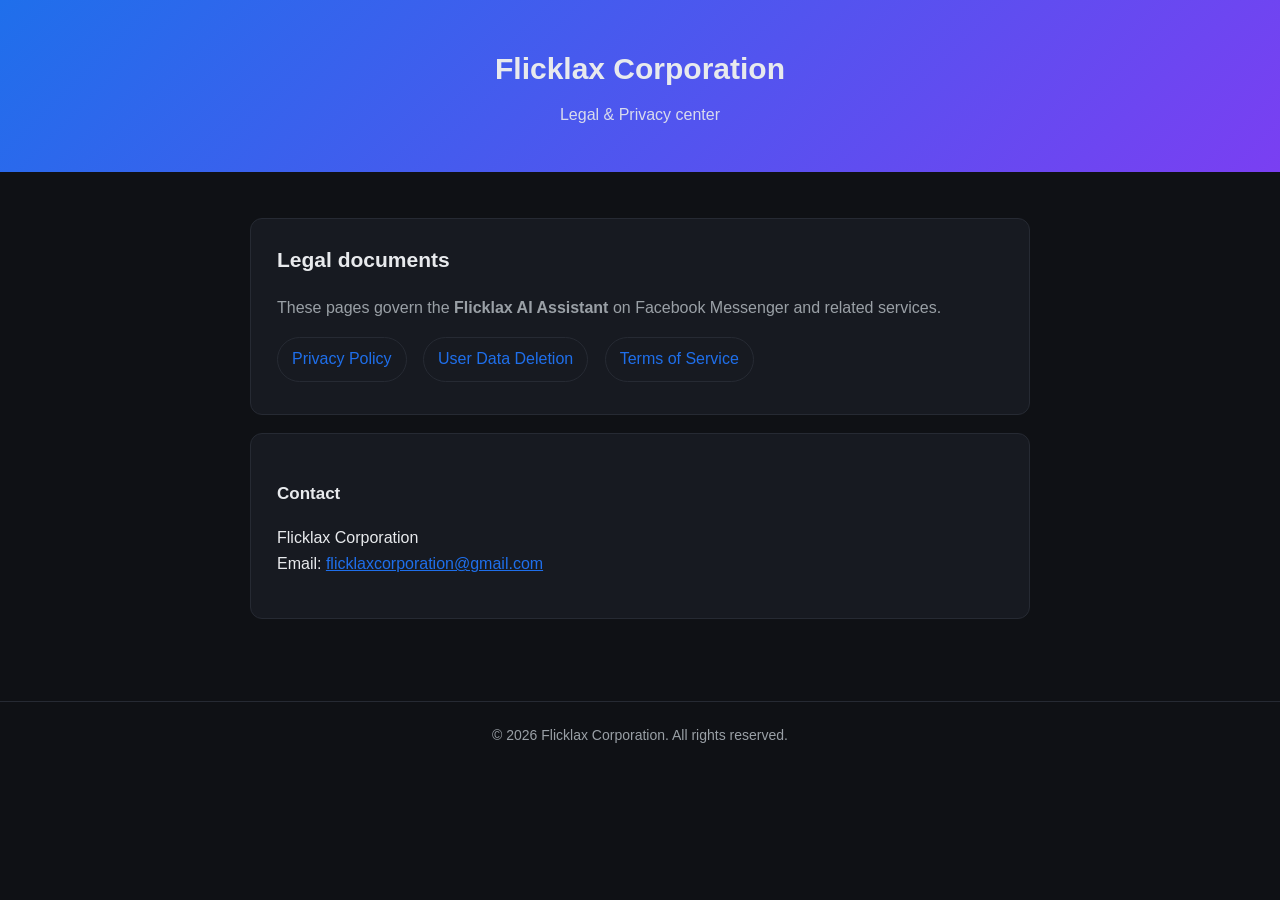
<file: index.html>
<!doctype html>
<html lang="en">
<head>
<meta charset="utf-8">
<meta name="viewport" content="width=device-width,initial-scale=1">
<title>Flicklax Corporation — Legal</title>
<link rel="stylesheet" href="styles.css">
</head>
<body>
<header>
  <h1>Flicklax Corporation</h1>
  <p>Legal &amp; Privacy center</p>
</header>
<div class="wrap">
  <div class="card">
    <h2>Legal documents</h2>
    <p class="muted">These pages govern the <strong>Flicklax AI Assistant</strong> on Facebook Messenger and related services.</p>
    <nav>
      <a href="privacy.html">Privacy Policy</a>
      <a href="data-deletion.html">User Data Deletion</a>
      <a href="terms.html">Terms of Service</a>
    </nav>
  </div>
  <div class="card">
    <h3>Contact</h3>
    <p>Flicklax Corporation<br>
    Email: <a href="mailto:flicklaxcorporation@gmail.com">flicklaxcorporation@gmail.com</a></p>
  </div>
</div>
<footer>© <span id="y"></span> Flicklax Corporation. All rights reserved.</footer>
<script>document.getElementById('y').textContent=new Date().getFullYear()</script>
</body>
</html>
</file>
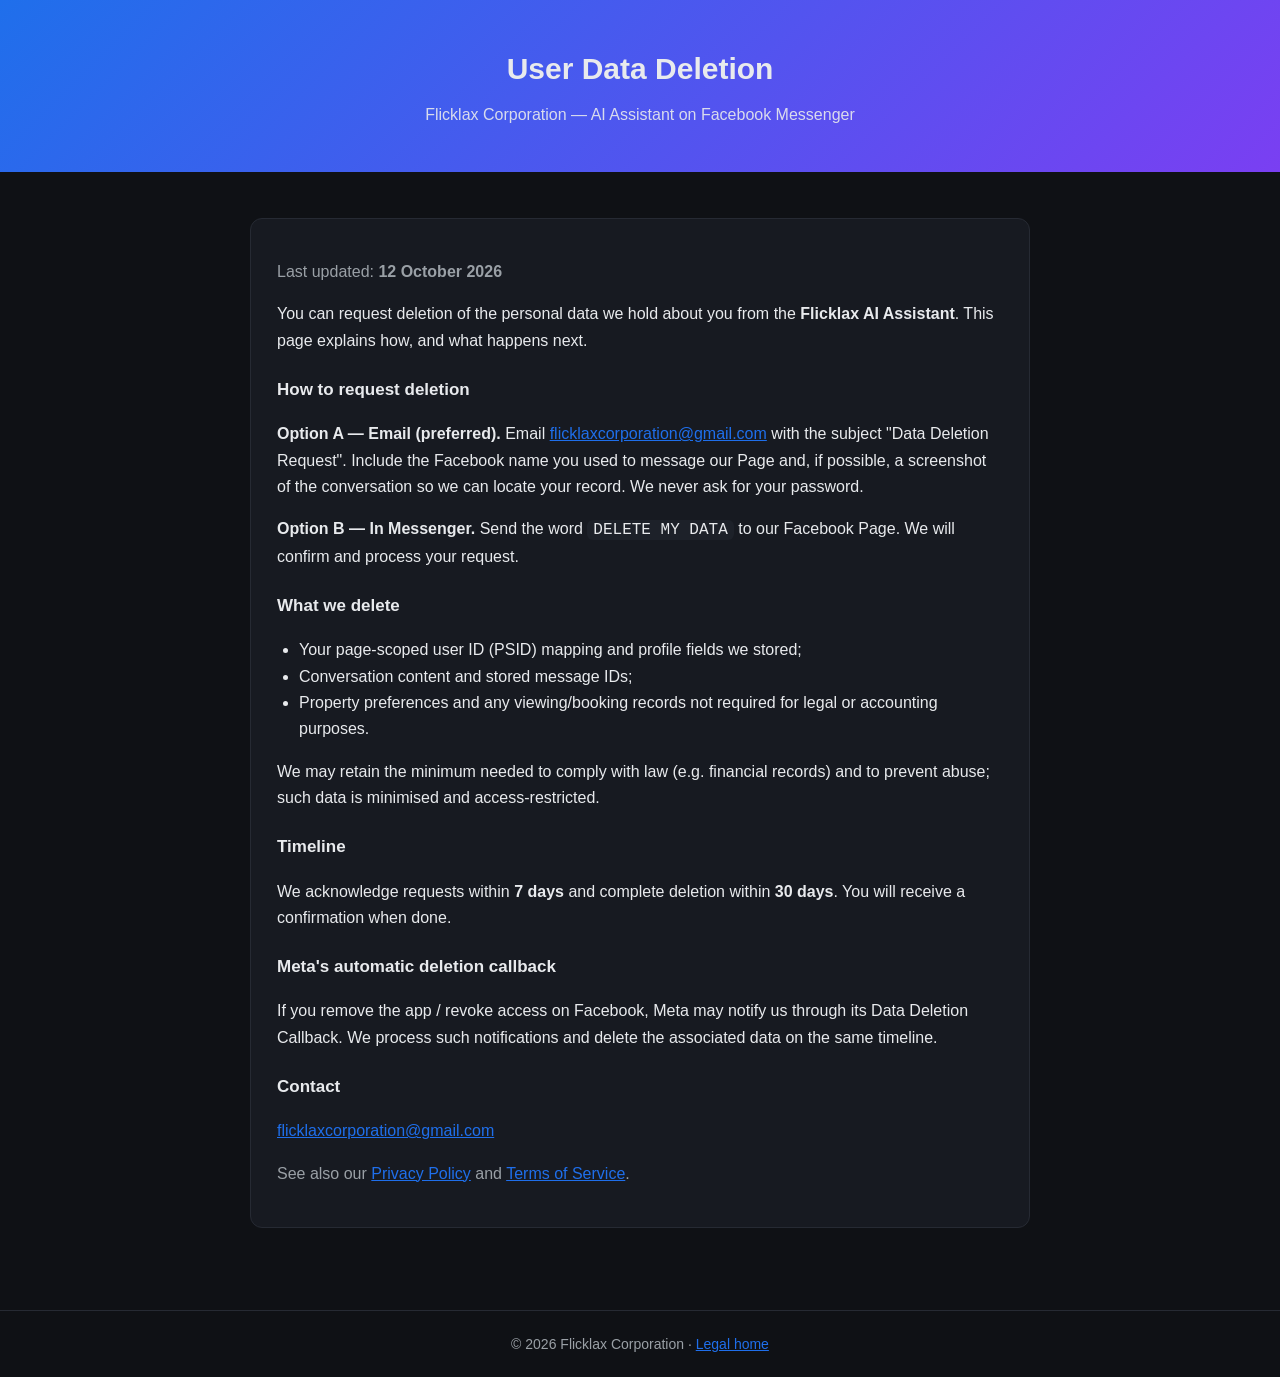
<file: data-deletion.html>
<!doctype html>
<html lang="en">
<head>
<meta charset="utf-8">
<meta name="viewport" content="width=device-width,initial-scale=1">
<title>User Data Deletion — Flicklax Corporation</title>
<link rel="stylesheet" href="styles.css">
</head>
<body>
<header>
  <h1>User Data Deletion</h1>
  <p>Flicklax Corporation — AI Assistant on Facebook Messenger</p>
</header>
<div class="wrap">
  <div class="card">
    <p class="muted">Last updated: <strong>12 October 2026</strong></p>
    <p>You can request deletion of the personal data we hold about you from the <strong>Flicklax AI
    Assistant</strong>. This page explains how, and what happens next.</p>

    <h3>How to request deletion</h3>
    <p><strong>Option A — Email (preferred).</strong> Email
    <a href="mailto:flicklaxcorporation@gmail.com?subject=Data%20Deletion%20Request">flicklaxcorporation@gmail.com</a>
    with the subject "Data Deletion Request". Include the Facebook name you used to message our Page
    and, if possible, a screenshot of the conversation so we can locate your record. We never ask for
    your password.</p>
    <p><strong>Option B — In Messenger.</strong> Send the word <code>DELETE MY DATA</code> to our
    Facebook Page. We will confirm and process your request.</p>

    <h3>What we delete</h3>
    <ul>
      <li>Your page-scoped user ID (PSID) mapping and profile fields we stored;</li>
      <li>Conversation content and stored message IDs;</li>
      <li>Property preferences and any viewing/booking records not required for legal or accounting
      purposes.</li>
    </ul>
    <p>We may retain the minimum needed to comply with law (e.g. financial records) and to prevent abuse;
    such data is minimised and access-restricted.</p>

    <h3>Timeline</h3>
    <p>We acknowledge requests within <strong>7 days</strong> and complete deletion within
    <strong>30 days</strong>. You will receive a confirmation when done.</p>

    <h3>Meta's automatic deletion callback</h3>
    <p>If you remove the app / revoke access on Facebook, Meta may notify us through its Data Deletion
    Callback. We process such notifications and delete the associated data on the same timeline.</p>

    <h3>Contact</h3>
    <p><a href="mailto:flicklaxcorporation@gmail.com">flicklaxcorporation@gmail.com</a></p>
    <p class="muted">See also our <a href="privacy.html">Privacy Policy</a> and
    <a href="terms.html">Terms of Service</a>.</p>
  </div>
</div>
<footer>© <span id="y"></span> Flicklax Corporation · <a href="index.html">Legal home</a></footer>
<script>document.getElementById('y').textContent=new Date().getFullYear()</script>
</body>
</html>
</file>
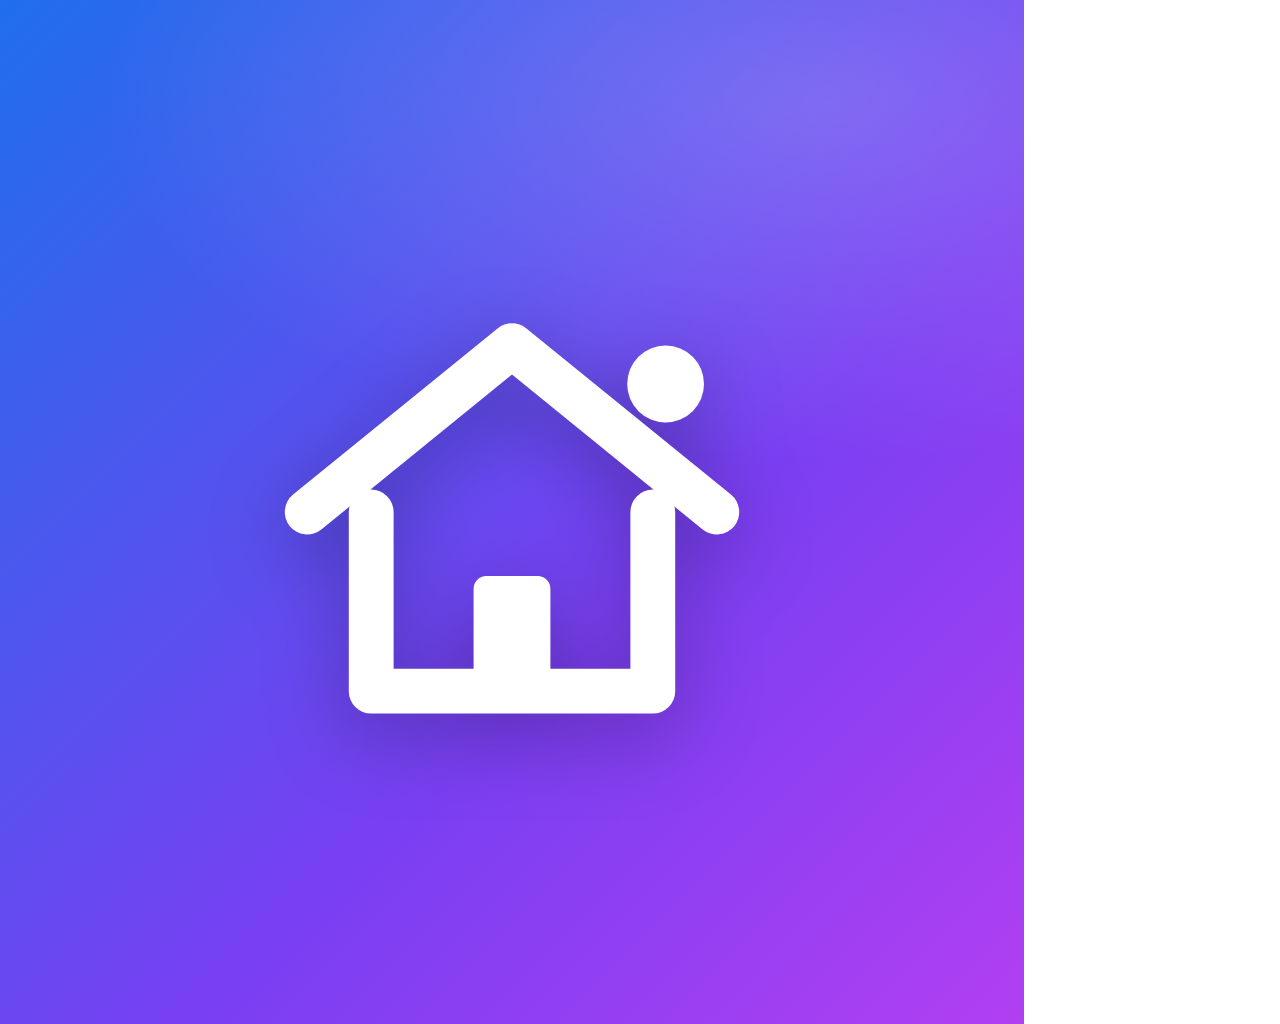
<file: icon.html>
<!doctype html>
<html>
<head>
<meta charset="utf-8">
<style>
  html,body{margin:0;padding:0}
  .icon{width:1024px;height:1024px;display:flex;align-items:center;justify-content:center;
        background:linear-gradient(135deg,#1f6feb 0%,#7a3ff2 60%,#b23ff2 100%);position:relative;overflow:hidden}
  .icon::after{content:"";position:absolute;inset:0;
        background:radial-gradient(1200px 600px at 80% 10%,rgba(255,255,255,.18),transparent 60%)}
  svg{width:640px;height:640px;filter:drop-shadow(0 20px 40px rgba(0,0,0,.28))}
</style>
</head>
<body>
  <div class="icon">
    <svg viewBox="0 0 100 100" xmlns="http://www.w3.org/2000/svg" aria-label="Flicklax">
      <!-- house roof -->
      <path d="M18 50 L50 24 L82 50" fill="none" stroke="#ffffff" stroke-width="7" stroke-linecap="round" stroke-linejoin="round"/>
      <!-- house body -->
      <path d="M28 50 V78 H72 V50" fill="none" stroke="#ffffff" stroke-width="7" stroke-linecap="round" stroke-linejoin="round"/>
      <!-- door -->
      <rect x="44" y="60" width="12" height="18" rx="2" fill="#ffffff"/>
      <!-- spark / signal -->
      <circle cx="74" cy="30" r="6" fill="#ffffff"/>
    </svg>
  </div>
</body>
</html>
</file>
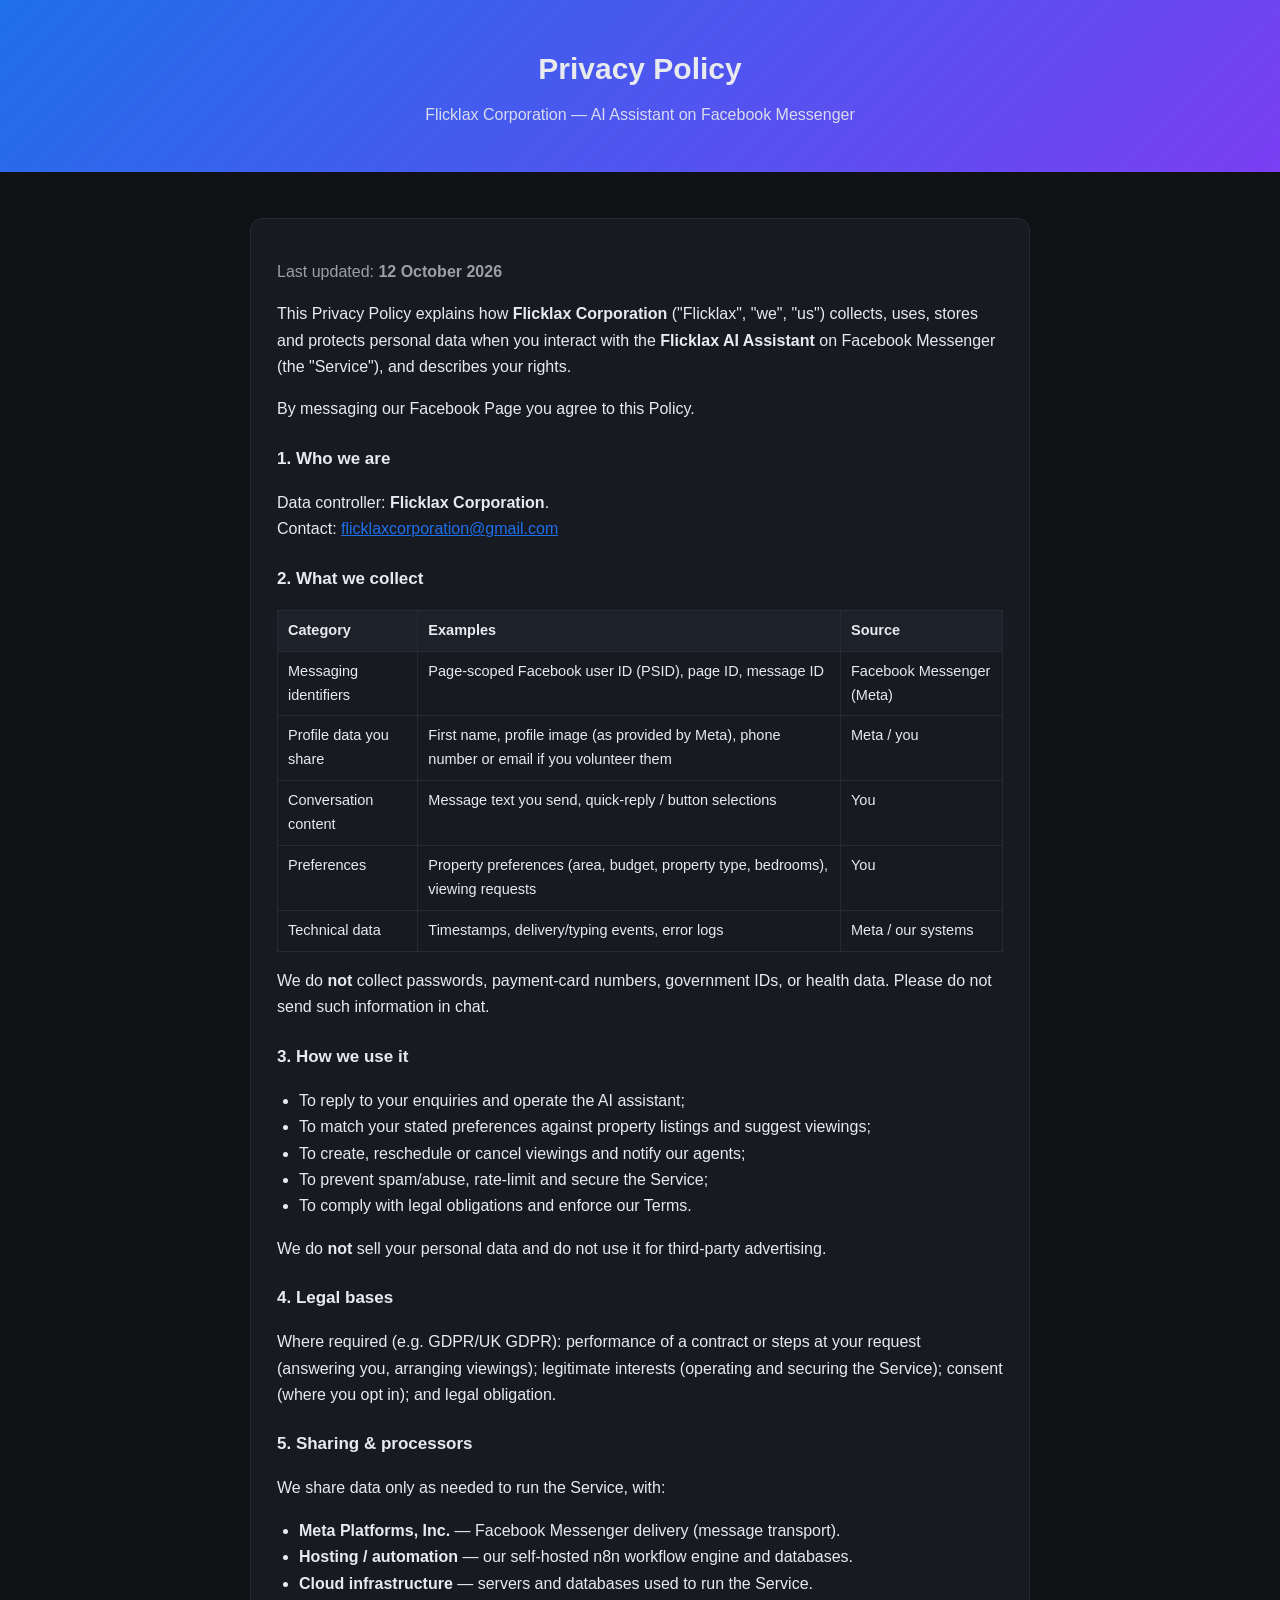
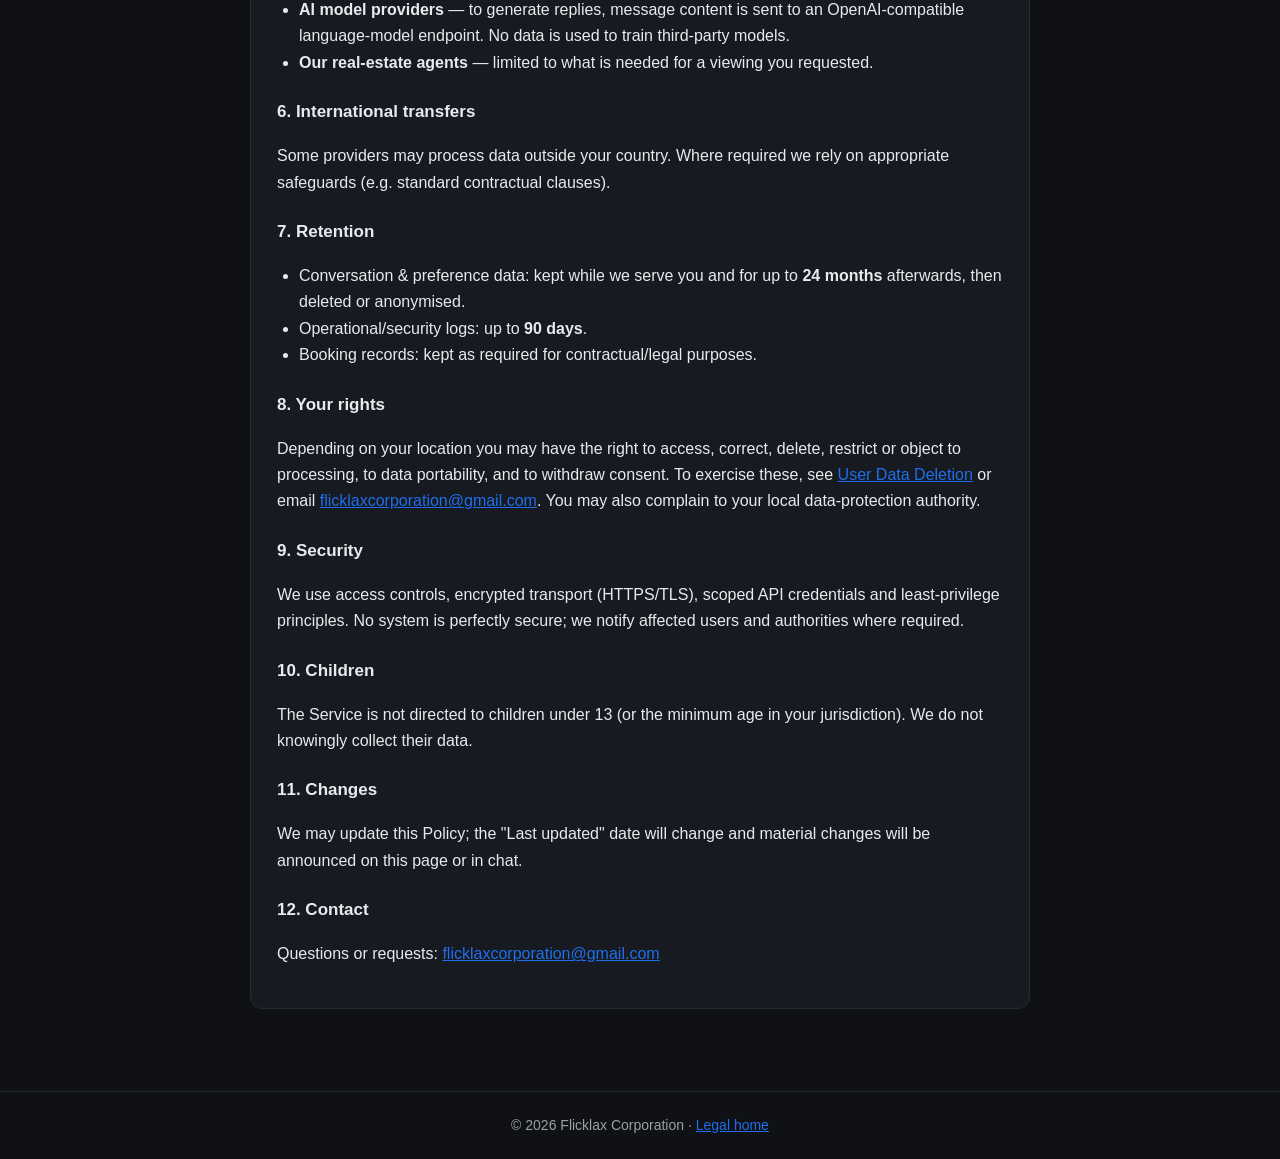
<file: privacy.html>
<!doctype html>
<html lang="en">
<head>
<meta charset="utf-8">
<meta name="viewport" content="width=device-width,initial-scale=1">
<title>Privacy Policy — Flicklax Corporation</title>
<link rel="stylesheet" href="styles.css">
</head>
<body>
<header>
  <h1>Privacy Policy</h1>
  <p>Flicklax Corporation — AI Assistant on Facebook Messenger</p>
</header>
<div class="wrap">
  <div class="card">
    <p class="muted">Last updated: <strong>12 October 2026</strong></p>
    <p>This Privacy Policy explains how <strong>Flicklax Corporation</strong> ("Flicklax", "we", "us")
    collects, uses, stores and protects personal data when you interact with the <strong>Flicklax AI
    Assistant</strong> on Facebook Messenger (the "Service"), and describes your rights.</p>
    <p>By messaging our Facebook Page you agree to this Policy.</p>

    <h3>1. Who we are</h3>
    <p>Data controller: <strong>Flicklax Corporation</strong>.<br>
    Contact: <a href="mailto:flicklaxcorporation@gmail.com">flicklaxcorporation@gmail.com</a></p>

    <h3>2. What we collect</h3>
    <table>
      <tr><th>Category</th><th>Examples</th><th>Source</th></tr>
      <tr><td>Messaging identifiers</td><td>Page-scoped Facebook user ID (PSID), page ID, message ID</td><td>Facebook Messenger (Meta)</td></tr>
      <tr><td>Profile data you share</td><td>First name, profile image (as provided by Meta), phone number or email if you volunteer them</td><td>Meta / you</td></tr>
      <tr><td>Conversation content</td><td>Message text you send, quick-reply / button selections</td><td>You</td></tr>
      <tr><td>Preferences</td><td>Property preferences (area, budget, property type, bedrooms), viewing requests</td><td>You</td></tr>
      <tr><td>Technical data</td><td>Timestamps, delivery/typing events, error logs</td><td>Meta / our systems</td></tr>
    </table>
    <p>We do <strong>not</strong> collect passwords, payment-card numbers, government IDs, or health data.
    Please do not send such information in chat.</p>

    <h3>3. How we use it</h3>
    <ul>
      <li>To reply to your enquiries and operate the AI assistant;</li>
      <li>To match your stated preferences against property listings and suggest viewings;</li>
      <li>To create, reschedule or cancel viewings and notify our agents;</li>
      <li>To prevent spam/abuse, rate-limit and secure the Service;</li>
      <li>To comply with legal obligations and enforce our Terms.</li>
    </ul>
    <p>We do <strong>not</strong> sell your personal data and do not use it for third-party advertising.</p>

    <h3>4. Legal bases</h3>
    <p>Where required (e.g. GDPR/UK GDPR): performance of a contract or steps at your request
    (answering you, arranging viewings); legitimate interests (operating and securing the Service);
    consent (where you opt in); and legal obligation.</p>

    <h3>5. Sharing &amp; processors</h3>
    <p>We share data only as needed to run the Service, with:</p>
    <ul>
      <li><strong>Meta Platforms, Inc.</strong> — Facebook Messenger delivery (message transport).</li>
      <li><strong>Hosting / automation</strong> — our self-hosted n8n workflow engine and databases.</li>
      <li><strong>Cloud infrastructure</strong> — servers and databases used to run the Service.</li>
      <li><strong>AI model providers</strong> — to generate replies, message content is sent to an
      OpenAI-compatible language-model endpoint. No data is used to train third-party models.</li>
      <li><strong>Our real-estate agents</strong> — limited to what is needed for a viewing you requested.</li>
    </ul>

    <h3>6. International transfers</h3>
    <p>Some providers may process data outside your country. Where required we rely on appropriate
    safeguards (e.g. standard contractual clauses).</p>

    <h3>7. Retention</h3>
    <ul>
      <li>Conversation &amp; preference data: kept while we serve you and for up to <strong>24 months</strong> afterwards, then deleted or anonymised.</li>
      <li>Operational/security logs: up to <strong>90 days</strong>.</li>
      <li>Booking records: kept as required for contractual/legal purposes.</li>
    </ul>

    <h3>8. Your rights</h3>
    <p>Depending on your location you may have the right to access, correct, delete, restrict or object
    to processing, to data portability, and to withdraw consent. To exercise these, see
    <a href="data-deletion.html">User Data Deletion</a> or email
    <a href="mailto:flicklaxcorporation@gmail.com">flicklaxcorporation@gmail.com</a>. You may also
    complain to your local data-protection authority.</p>

    <h3>9. Security</h3>
    <p>We use access controls, encrypted transport (HTTPS/TLS), scoped API credentials and least-privilege
    principles. No system is perfectly secure; we notify affected users and authorities where required.</p>

    <h3>10. Children</h3>
    <p>The Service is not directed to children under 13 (or the minimum age in your jurisdiction). We do
    not knowingly collect their data.</p>

    <h3>11. Changes</h3>
    <p>We may update this Policy; the "Last updated" date will change and material changes will be
    announced on this page or in chat.</p>

    <h3>12. Contact</h3>
    <p>Questions or requests: <a href="mailto:flicklaxcorporation@gmail.com">flicklaxcorporation@gmail.com</a></p>
  </div>
</div>
<footer>© <span id="y"></span> Flicklax Corporation · <a href="index.html">Legal home</a></footer>
<script>document.getElementById('y').textContent=new Date().getFullYear()</script>
</body>
</html>
</file>
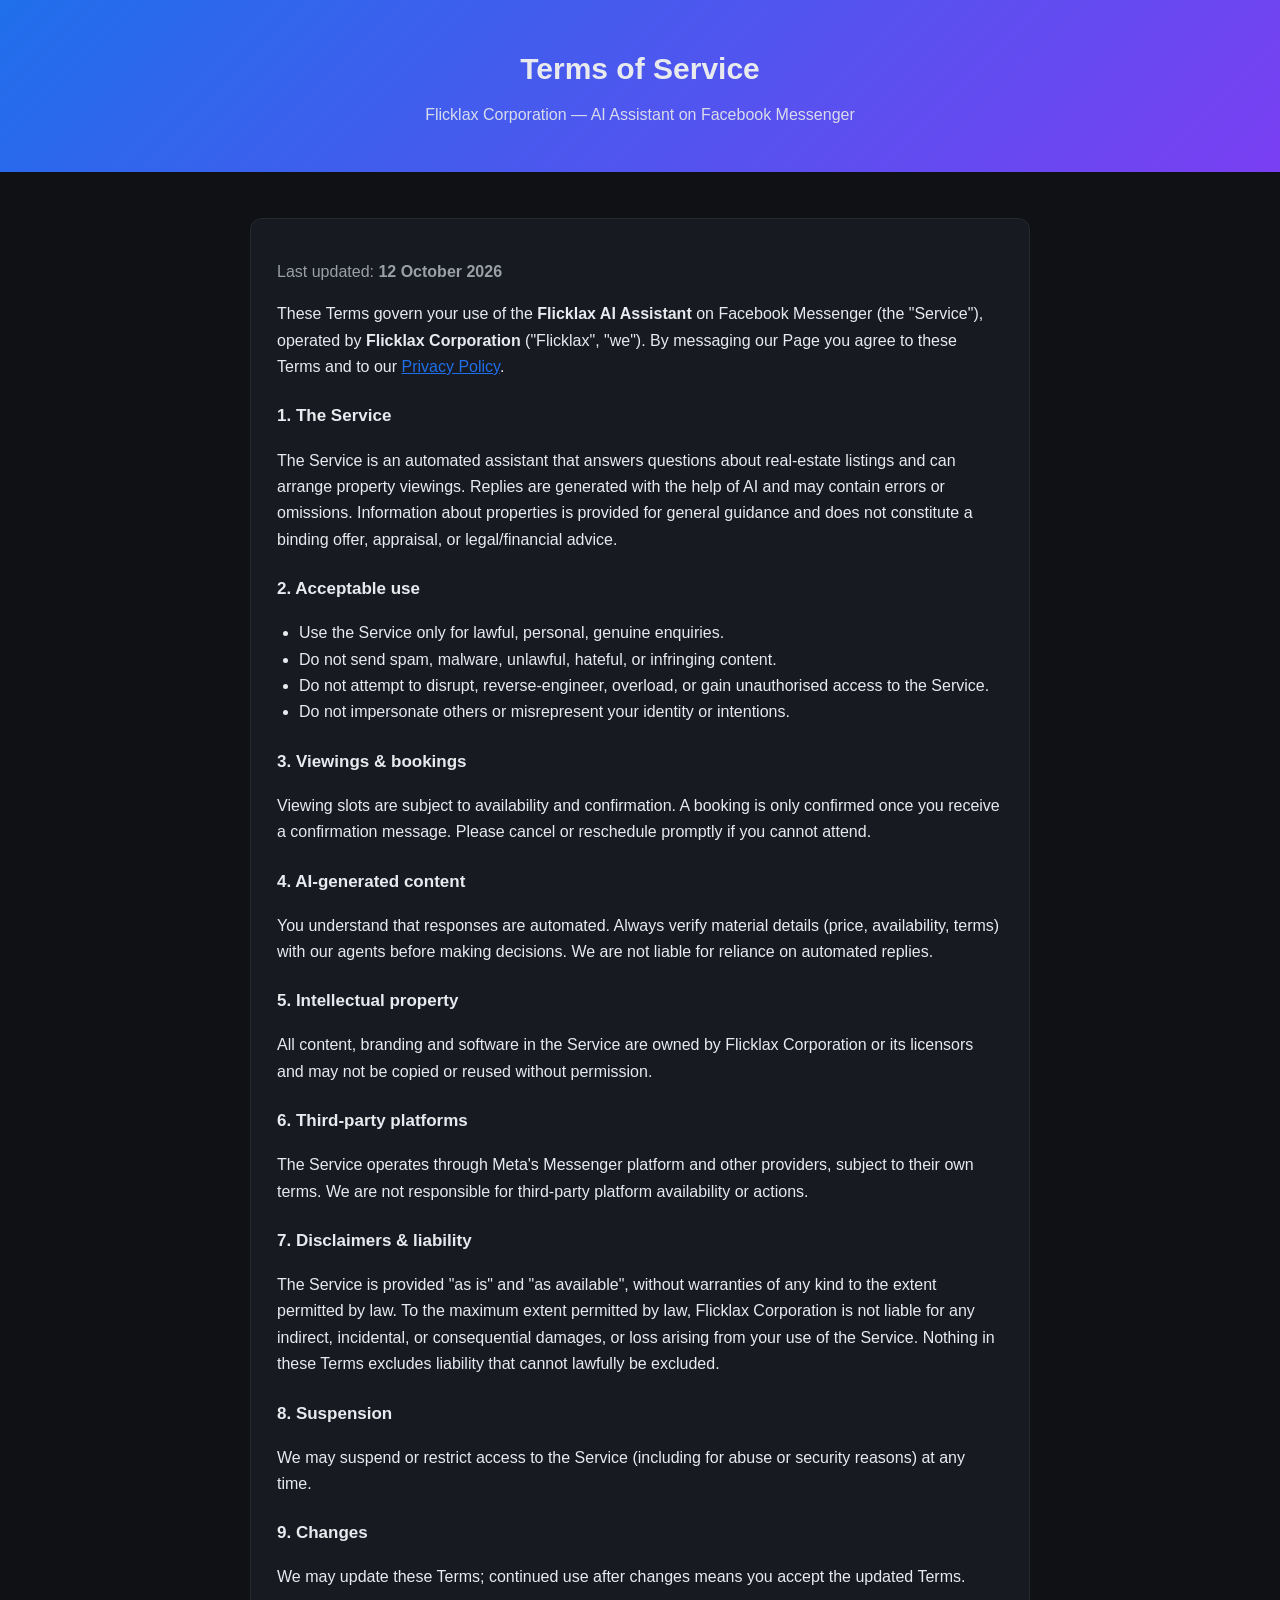
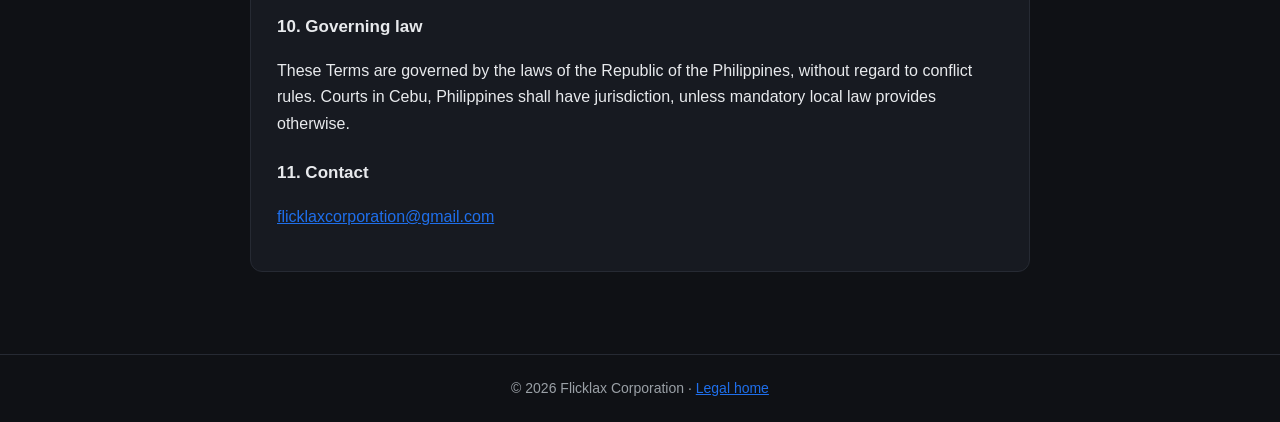
<file: terms.html>
<!doctype html>
<html lang="en">
<head>
<meta charset="utf-8">
<meta name="viewport" content="width=device-width,initial-scale=1">
<title>Terms of Service — Flicklax Corporation</title>
<link rel="stylesheet" href="styles.css">
</head>
<body>
<header>
  <h1>Terms of Service</h1>
  <p>Flicklax Corporation — AI Assistant on Facebook Messenger</p>
</header>
<div class="wrap">
  <div class="card">
    <p class="muted">Last updated: <strong>12 October 2026</strong></p>
    <p>These Terms govern your use of the <strong>Flicklax AI Assistant</strong> on Facebook Messenger
    (the "Service"), operated by <strong>Flicklax Corporation</strong> ("Flicklax", "we"). By messaging
    our Page you agree to these Terms and to our <a href="privacy.html">Privacy Policy</a>.</p>

    <h3>1. The Service</h3>
    <p>The Service is an automated assistant that answers questions about real-estate listings and can
    arrange property viewings. Replies are generated with the help of AI and may contain errors or
    omissions. Information about properties is provided for general guidance and does not constitute a
    binding offer, appraisal, or legal/financial advice.</p>

    <h3>2. Acceptable use</h3>
    <ul>
      <li>Use the Service only for lawful, personal, genuine enquiries.</li>
      <li>Do not send spam, malware, unlawful, hateful, or infringing content.</li>
      <li>Do not attempt to disrupt, reverse-engineer, overload, or gain unauthorised access to the Service.</li>
      <li>Do not impersonate others or misrepresent your identity or intentions.</li>
    </ul>

    <h3>3. Viewings &amp; bookings</h3>
    <p>Viewing slots are subject to availability and confirmation. A booking is only confirmed once you
    receive a confirmation message. Please cancel or reschedule promptly if you cannot attend.</p>

    <h3>4. AI-generated content</h3>
    <p>You understand that responses are automated. Always verify material details (price, availability,
    terms) with our agents before making decisions. We are not liable for reliance on automated replies.</p>

    <h3>5. Intellectual property</h3>
    <p>All content, branding and software in the Service are owned by Flicklax Corporation or its
    licensors and may not be copied or reused without permission.</p>

    <h3>6. Third-party platforms</h3>
    <p>The Service operates through Meta's Messenger platform and other providers, subject to their own
    terms. We are not responsible for third-party platform availability or actions.</p>

    <h3>7. Disclaimers &amp; liability</h3>
    <p>The Service is provided "as is" and "as available", without warranties of any kind to the extent
    permitted by law. To the maximum extent permitted by law, Flicklax Corporation is not liable for any
    indirect, incidental, or consequential damages, or loss arising from your use of the Service. Nothing
    in these Terms excludes liability that cannot lawfully be excluded.</p>

    <h3>8. Suspension</h3>
    <p>We may suspend or restrict access to the Service (including for abuse or security reasons) at any
    time.</p>

    <h3>9. Changes</h3>
    <p>We may update these Terms; continued use after changes means you accept the updated Terms.</p>

    <h3>10. Governing law</h3>
    <p>These Terms are governed by the laws of the Republic of the Philippines, without regard to conflict
    rules. Courts in Cebu, Philippines shall have jurisdiction, unless mandatory local law provides otherwise.</p>

    <h3>11. Contact</h3>
    <p><a href="mailto:flicklaxcorporation@gmail.com">flicklaxcorporation@gmail.com</a></p>
  </div>
</div>
<footer>© <span id="y"></span> Flicklax Corporation · <a href="index.html">Legal home</a></footer>
<script>document.getElementById('y').textContent=new Date().getFullYear()</script>
</body>
</html>
</file>
<file: styles.css>
:root{--bg:#0f1115;--card:#171a21;--fg:#e8eaed;--muted:#9aa0a6;--accent:#1f6feb;--border:#262a33}
*{box-sizing:border-box}
body{margin:0;font:16px/1.65 -apple-system,Segoe UI,Roboto,Helvetica,Arial,sans-serif;background:var(--bg);color:var(--fg)}
header{background:linear-gradient(135deg,#1f6feb,#7a3ff2);padding:44px 20px;text-align:center}
header h1{margin:0;font-size:30px}
header p{margin:8px 0 0;opacity:.9}
.wrap{max-width:820px;margin:0 auto;padding:28px 20px 64px}
.card{background:var(--card);border:1px solid var(--border);border-radius:12px;padding:24px 26px;margin:18px 0}
h2{margin-top:0;font-size:21px}
h3{font-size:17px;margin-top:22px}
a{color:var(--accent)}
ul{padding-left:22px}
.muted{color:var(--muted)}
nav a{display:inline-block;margin:0 12px 8px 0;padding:8px 14px;border:1px solid var(--border);border-radius:999px;text-decoration:none}
table{border-collapse:collapse;width:100%;margin:12px 0}
th,td{border:1px solid var(--border);padding:8px 10px;text-align:left;vertical-align:top;font-size:14.5px}
th{background:#1d2129}
footer{border-top:1px solid var(--border);padding:22px 20px;text-align:center;color:var(--muted);font-size:14px}
code{background:#1d2129;padding:1px 6px;border-radius:6px}
</file>
